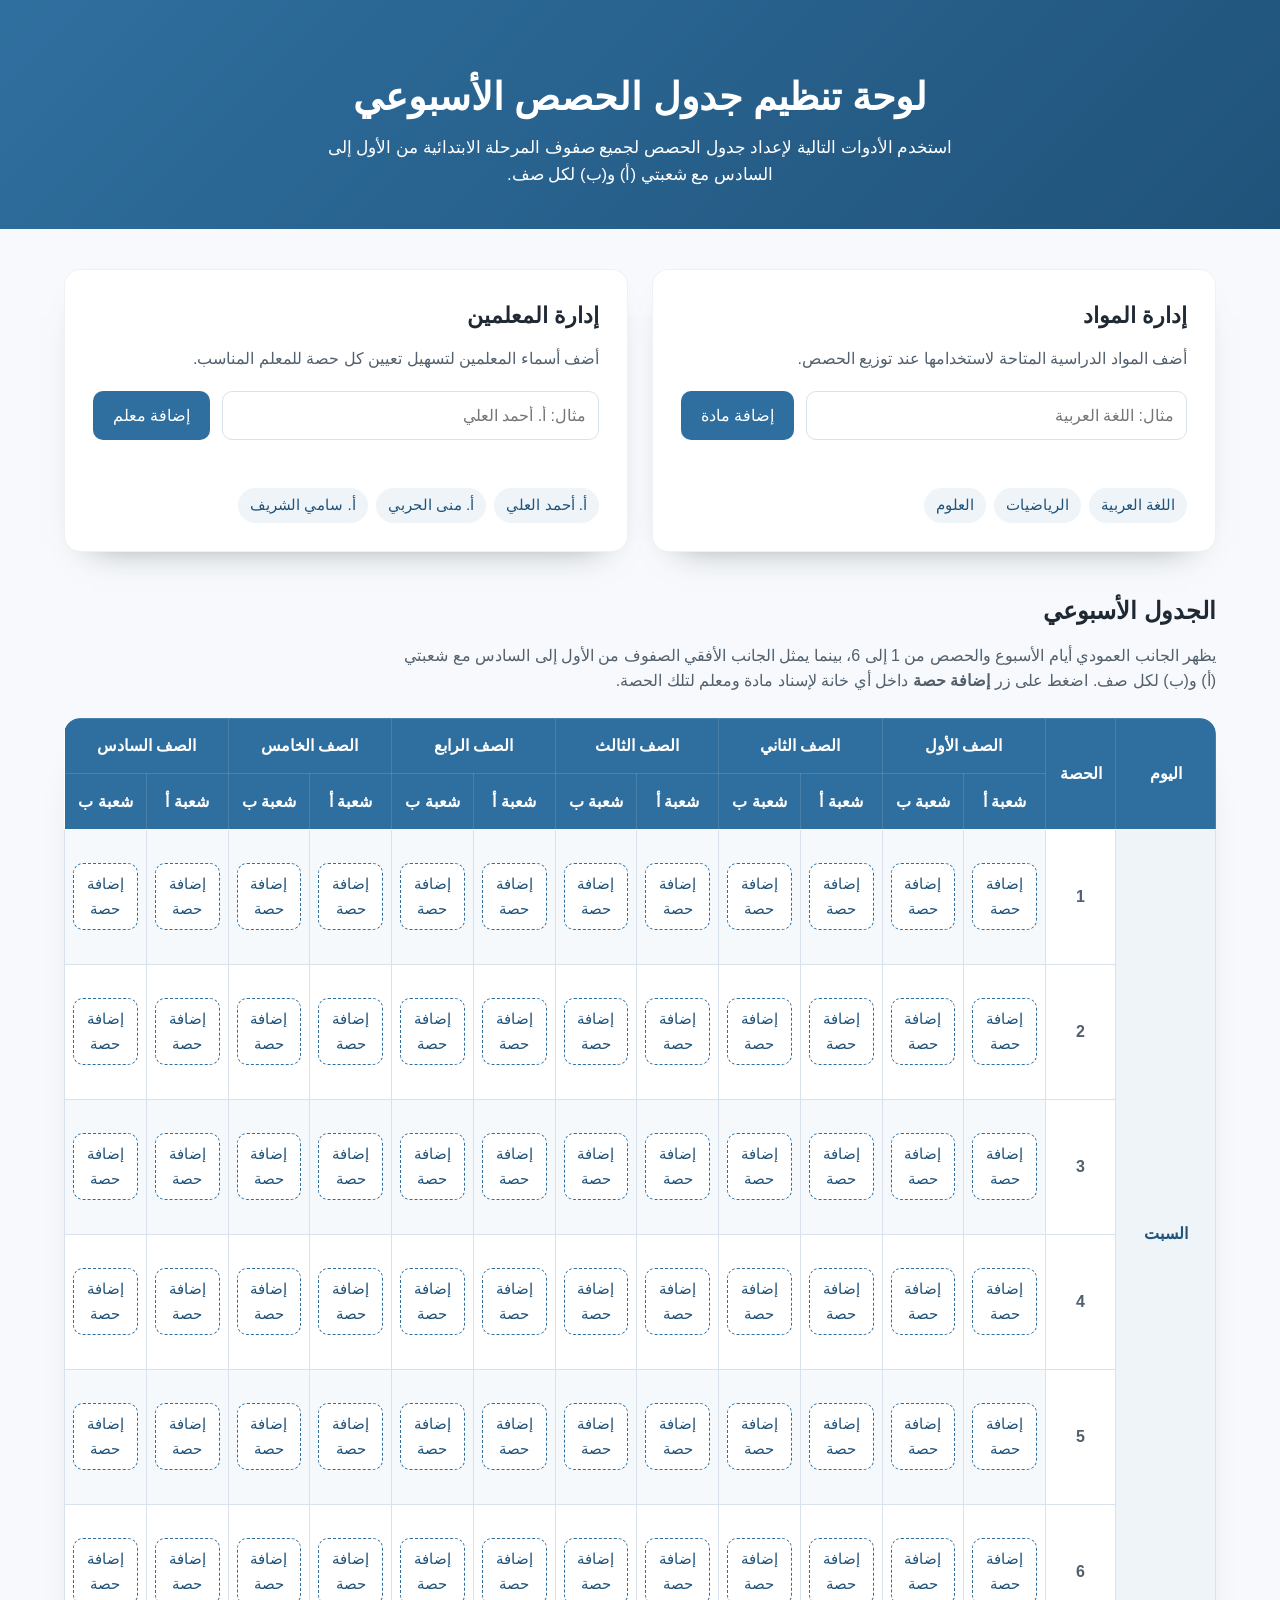
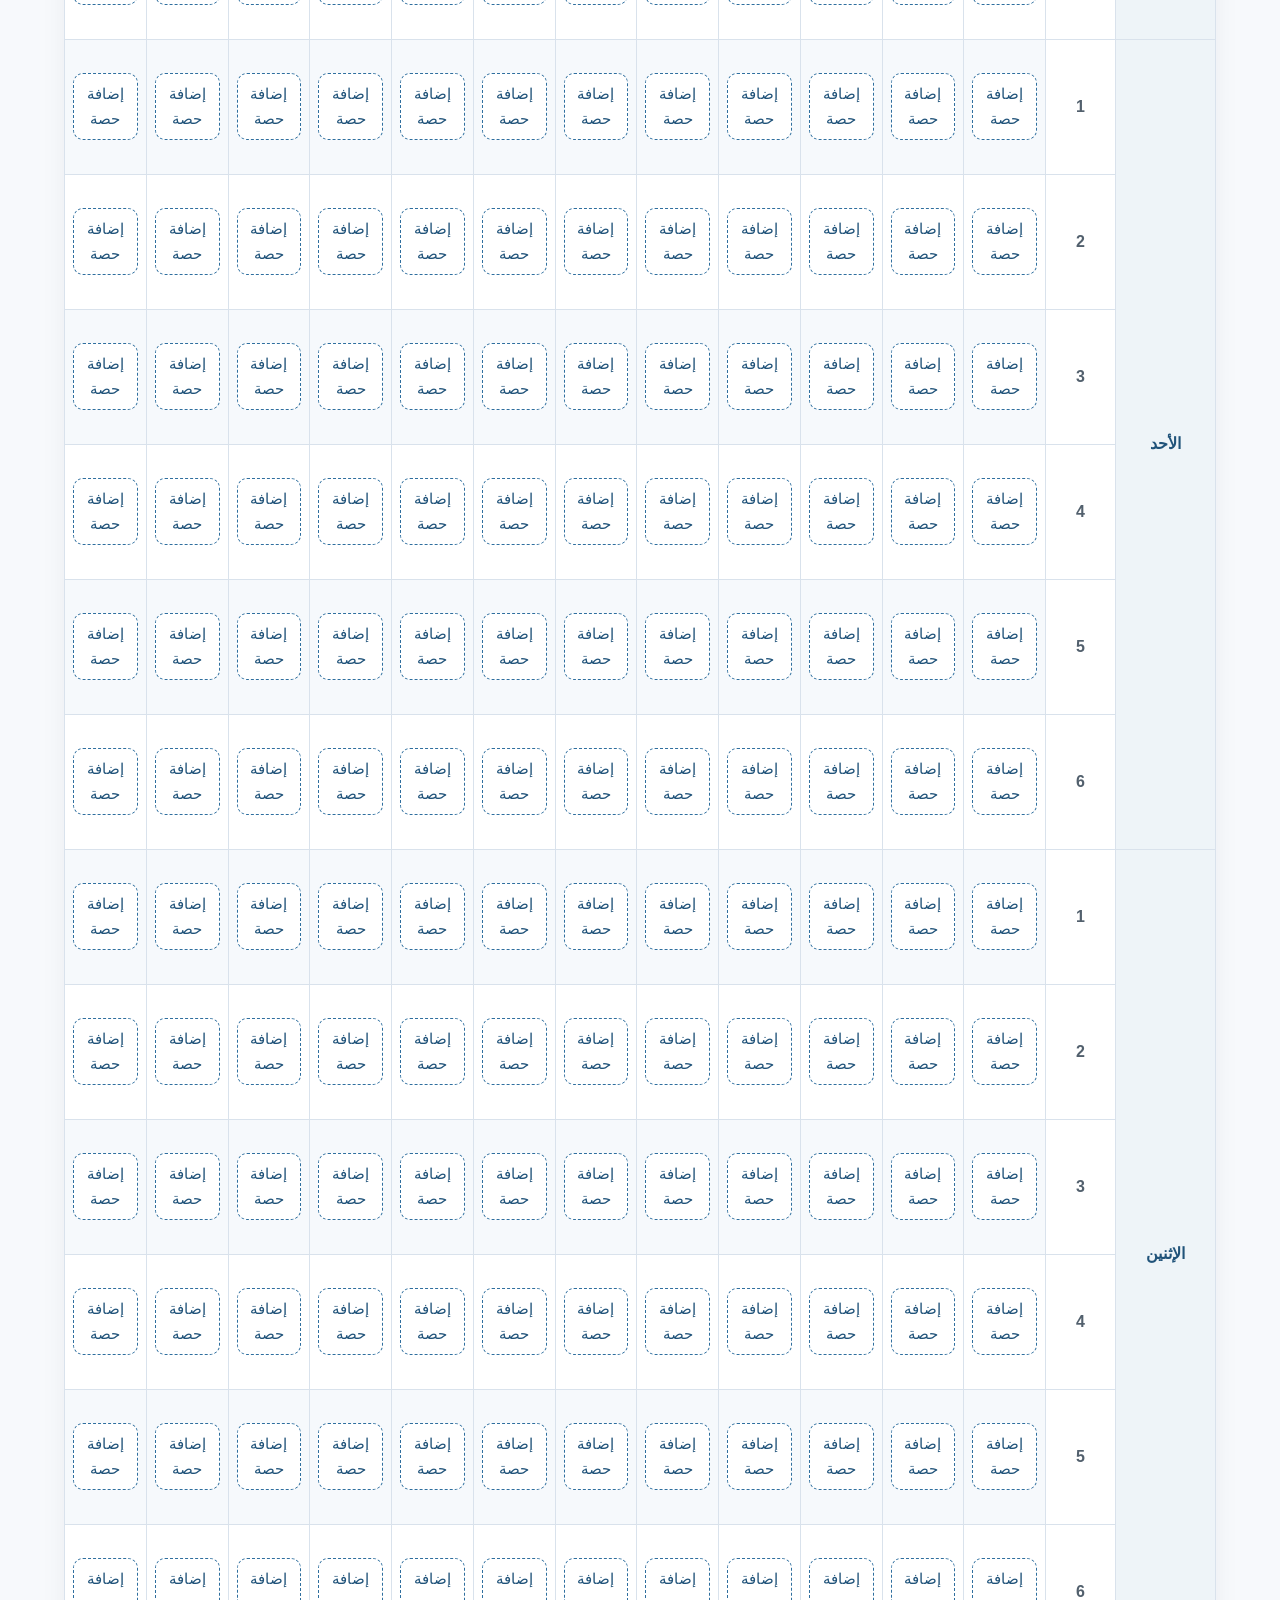
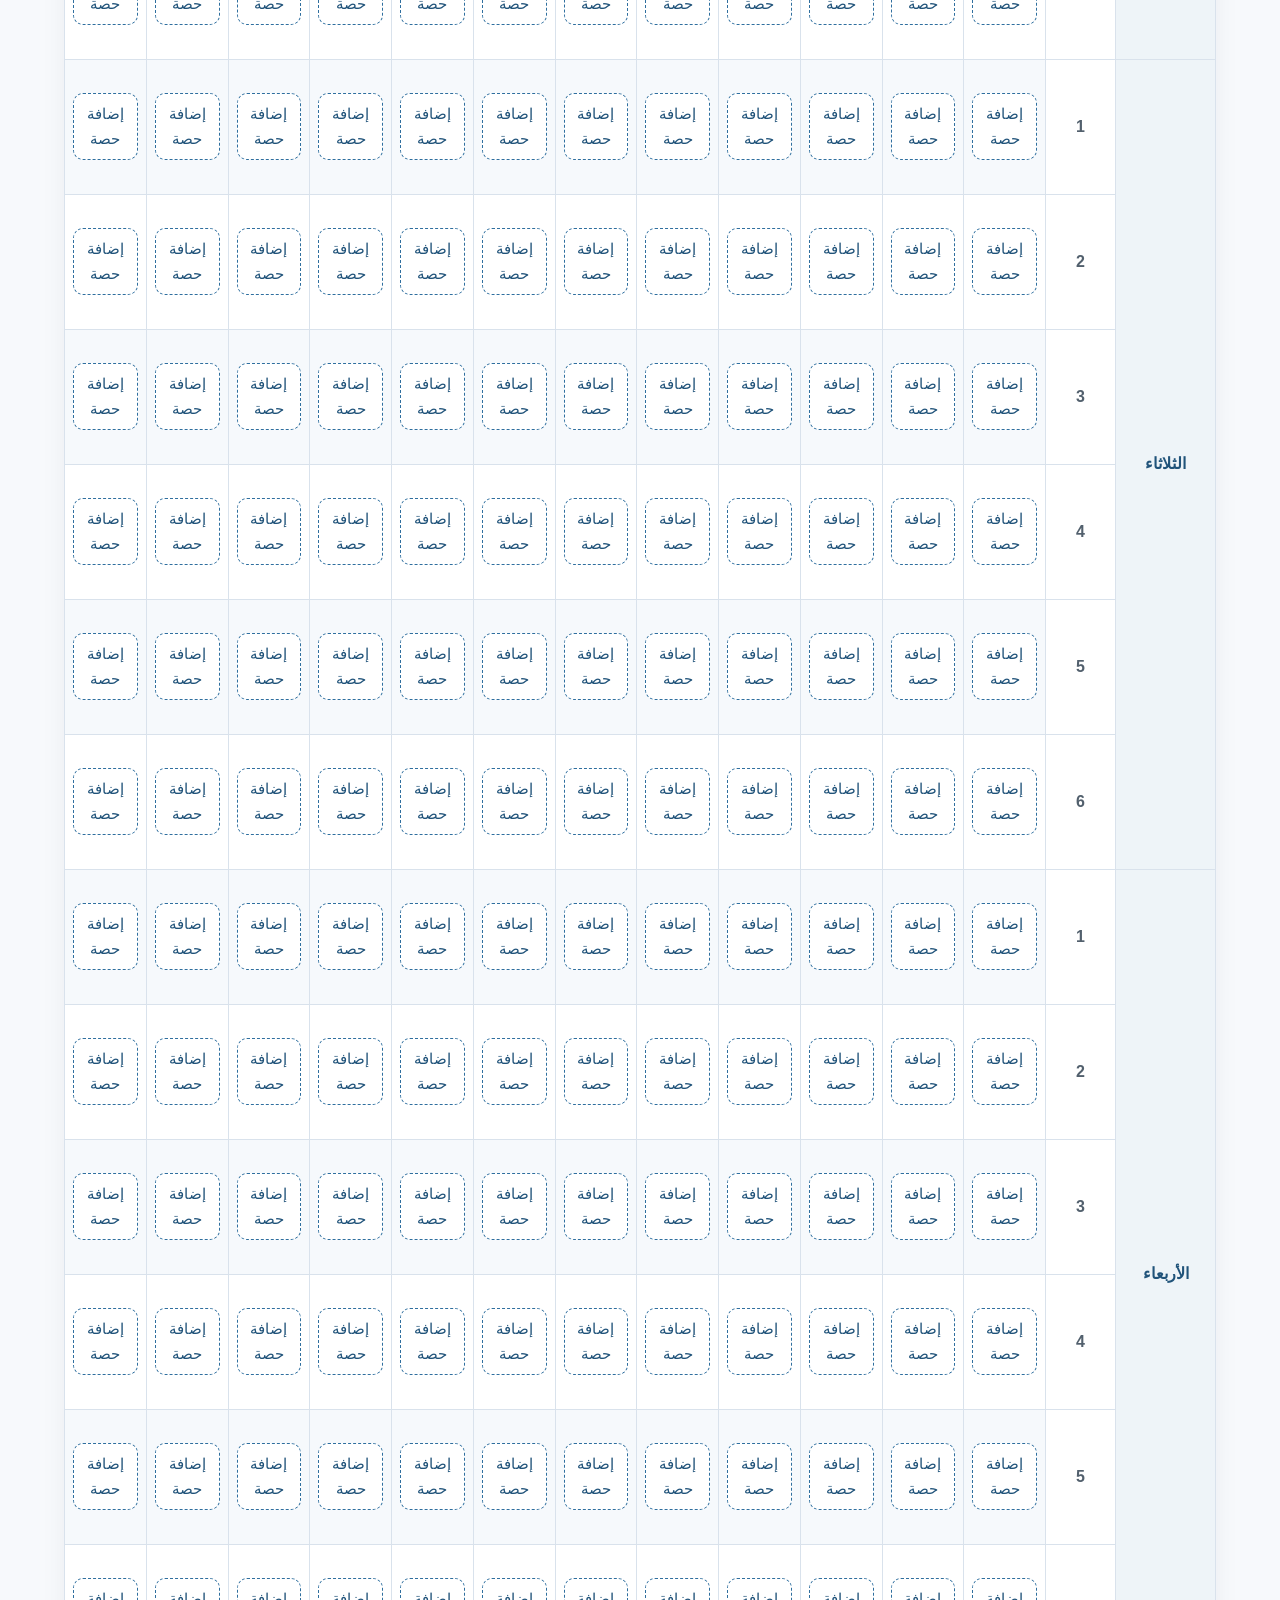
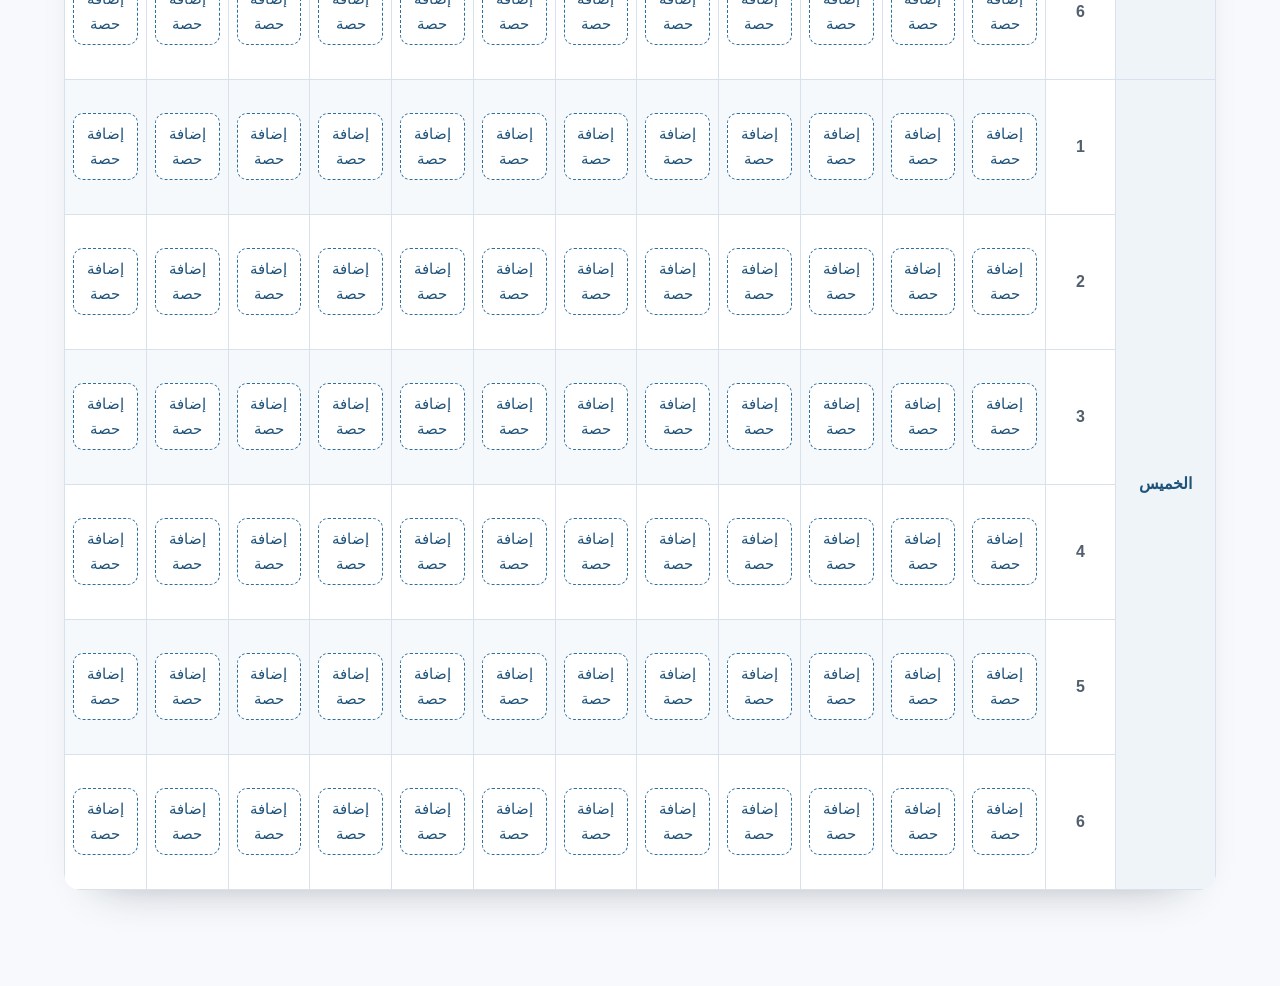
<file: index.html>
<!DOCTYPE html>
<html lang="ar" dir="rtl">
  <head>
    <meta charset="UTF-8" />
    <meta name="viewport" content="width=device-width, initial-scale=1.0" />
    <title>جدول الحصص الأسبوعي</title>
    <link rel="stylesheet" href="styles.css" />
  </head>
  <body>
    <header class="page-header">
      <div class="header-content">
        <h1>لوحة تنظيم جدول الحصص الأسبوعي</h1>
        <p>
          استخدم الأدوات التالية لإعداد جدول الحصص لجميع صفوف المرحلة الابتدائية
          من الأول إلى السادس مع شعبتي (أ) و(ب) لكل صف.
        </p>
      </div>
    </header>

    <main>
      <section class="management-section">
        <div class="panel subjects-panel">
          <h2>إدارة المواد</h2>
          <p class="panel-description">
            أضف المواد الدراسية المتاحة لاستخدامها عند توزيع الحصص.
          </p>
          <form id="subjectForm" class="inline-form" novalidate>
            <label class="visually-hidden" for="subjectInput">اسم المادة</label>
            <input
              id="subjectInput"
              type="text"
              placeholder="مثال: اللغة العربية"
              autocomplete="off"
              required
            />
            <button type="submit">إضافة مادة</button>
          </form>
          <div id="subjectFeedback" class="form-feedback" aria-live="polite"></div>
          <div id="subjectList" class="tag-list" aria-live="polite"></div>
        </div>

        <div class="panel teachers-panel">
          <h2>إدارة المعلمين</h2>
          <p class="panel-description">
            أضف أسماء المعلمين لتسهيل تعيين كل حصة للمعلم المناسب.
          </p>
          <form id="teacherForm" class="inline-form" novalidate>
            <label class="visually-hidden" for="teacherInput">اسم المعلم</label>
            <input
              id="teacherInput"
              type="text"
              placeholder="مثال: أ. أحمد العلي"
              autocomplete="off"
              required
            />
            <button type="submit">إضافة معلم</button>
          </form>
          <div id="teacherFeedback" class="form-feedback" aria-live="polite"></div>
          <div id="teacherList" class="tag-list" aria-live="polite"></div>
        </div>
      </section>

      <section class="schedule-section">
        <div class="section-header">
          <h2>الجدول الأسبوعي</h2>
          <p>
            يظهر الجانب العمودي أيام الأسبوع والحصص من 1 إلى 6، بينما يمثل
            الجانب الأفقي الصفوف من الأول إلى السادس مع شعبتي (أ) و(ب) لكل صف.
            اضغط على زر <strong>إضافة حصة</strong> داخل أي خانة لإسناد مادة ومعلم
            لتلك الحصة.
          </p>
        </div>

        <div class="table-wrapper">
          <table id="scheduleTable" aria-describedby="scheduleDescription">
            <caption id="scheduleDescription">
              جدول زمني تفاعلي لإسناد الحصص الدراسية بحسب اليوم والصف والشعبة.
            </caption>
          </table>
        </div>

        <div id="scheduleFeedback" class="schedule-feedback" aria-live="polite"></div>
      </section>
    </main>

    <div id="modalBackdrop" class="modal-backdrop hidden" tabindex="-1"></div>
    <section
      id="lessonModal"
      class="modal hidden"
      role="dialog"
      aria-modal="true"
      aria-labelledby="lessonModalTitle"
    >
      <div class="modal-content">
        <header class="modal-header">
          <h2 id="lessonModalTitle">إضافة حصة</h2>
          <button type="button" class="modal-close" aria-label="إغلاق النافذة">
            ×
          </button>
        </header>

        <p id="slotSummary" class="slot-summary"></p>

        <form id="lessonForm" class="modal-form">
          <div class="form-field">
            <label for="subjectSelect">المادة</label>
            <select id="subjectSelect" required></select>
          </div>

          <div class="form-field">
            <label for="teacherSelect">المعلم</label>
            <select id="teacherSelect" required></select>
          </div>

          <div class="form-field">
            <label for="noteInput">ملاحظات (اختياري)</label>
            <textarea
              id="noteInput"
              rows="2"
              placeholder="مثال: قاعة العلوم أو ملاحظات أخرى"
            ></textarea>
          </div>

          <footer class="modal-actions">
            <button type="button" id="lessonCancelButton" class="secondary-button">
              إلغاء
            </button>
            <button type="submit" id="lessonSubmitButton">حفظ الحصة</button>
          </footer>
        </form>
      </div>
    </section>

    <script src="script.js" defer></script>
  </body>
</html>
</file>
<file: styles.css>
:root {
  --primary: #2f6f9f;
  --primary-dark: #20537a;
  --secondary: #f0f4f8;
  --background: #f7f9fc;
  --text: #1f2933;
  --muted-text: #52606d;
  --border: #d9e2ec;
  --success: #0e9f6e;
  --error: #d64545;
  --card: #ffffff;
  --accent: #f7c948;
}

* {
  box-sizing: border-box;
}

body {
  margin: 0;
  font-family: 'Cairo', 'Tajawal', 'Segoe UI', sans-serif;
  background-color: var(--background);
  color: var(--text);
  line-height: 1.6;
}

.visually-hidden {
  position: absolute;
  width: 1px;
  height: 1px;
  padding: 0;
  margin: -1px;
  overflow: hidden;
  clip: rect(0, 0, 0, 0);
  border: 0;
}

.page-header {
  background: linear-gradient(135deg, var(--primary), var(--primary-dark));
  color: #fff;
  padding: 2.5rem 1.5rem;
  text-align: center;
}

.header-content {
  max-width: 960px;
  margin: 0 auto;
}

header h1 {
  font-size: clamp(1.8rem, 3vw, 2.6rem);
  margin-bottom: 0.5rem;
}

header p {
  margin: 0 auto;
  max-width: 640px;
  font-size: 1.05rem;
}

main {
  padding: 2.5rem 1.5rem 3rem;
  max-width: 1200px;
  margin: 0 auto;
}

.management-section {
  display: grid;
  gap: 1.5rem;
  grid-template-columns: repeat(auto-fit, minmax(260px, 1fr));
  margin-bottom: 2.5rem;
}

.panel {
  background-color: var(--card);
  border-radius: 16px;
  padding: 1.75rem;
  box-shadow: 0 18px 35px -28px rgba(31, 41, 51, 0.6);
  border: 1px solid rgba(233, 236, 240, 0.7);
}

.panel h2 {
  margin-top: 0;
  margin-bottom: 0.75rem;
  font-size: 1.4rem;
}

.panel-description {
  color: var(--muted-text);
  margin-top: 0;
  margin-bottom: 1.25rem;
}

.inline-form {
  display: flex;
  gap: 0.75rem;
  flex-wrap: wrap;
}

.inline-form input {
  flex: 1 1 180px;
}

input,
select,
textarea {
  font: inherit;
  padding: 0.65rem 0.75rem;
  border-radius: 10px;
  border: 1px solid var(--border);
  background-color: #fff;
  transition: border-color 0.2s ease, box-shadow 0.2s ease;
}

input:focus,
select:focus,
textarea:focus {
  outline: none;
  border-color: var(--primary);
  box-shadow: 0 0 0 3px rgba(47, 111, 159, 0.15);
}

button {
  font: inherit;
  cursor: pointer;
  border: none;
  border-radius: 10px;
  padding: 0.65rem 1.25rem;
  background-color: var(--primary);
  color: #fff;
  transition: background-color 0.2s ease, transform 0.1s ease;
}

button:hover,
button:focus-visible {
  background-color: var(--primary-dark);
}

button:active {
  transform: translateY(1px);
}

.secondary-button {
  background-color: var(--secondary);
  color: var(--text);
  border: 1px solid var(--border);
}

.secondary-button:hover,
.secondary-button:focus-visible {
  background-color: #e5edf5;
}

.form-feedback {
  min-height: 1.25rem;
  margin-top: 0.75rem;
  font-size: 0.95rem;
}

.form-feedback.success {
  color: var(--success);
}

.form-feedback.error {
  color: var(--error);
}

.tag-list {
  margin-top: 1rem;
}

.tag-list ul {
  list-style: none;
  margin: 0;
  padding: 0;
  display: flex;
  flex-wrap: wrap;
  gap: 0.5rem;
}

.tag-list li {
  background-color: rgba(47, 111, 159, 0.08);
  color: var(--primary-dark);
  padding: 0.35rem 0.75rem;
  border-radius: 999px;
  font-size: 0.95rem;
}

.tag-list .empty-state {
  color: var(--muted-text);
}

.schedule-section {
  background-color: transparent;
}

.section-header h2 {
  margin-bottom: 0.75rem;
}

.section-header p {
  margin-top: 0;
  color: var(--muted-text);
  max-width: 820px;
}

.table-wrapper {
  margin-top: 1.5rem;
  overflow-x: auto;
  border-radius: 16px;
  box-shadow: 0 24px 45px -36px rgba(17, 24, 39, 0.45);
}

table {
  width: 100%;
  border-collapse: collapse;
  min-width: 720px;
  background-color: var(--card);
  border-radius: 16px;
  overflow: hidden;
}

caption {
  text-align: right;
  padding: 1rem 1.25rem;
  font-weight: 600;
  background-color: rgba(47, 111, 159, 0.08);
}

thead th {
  background-color: var(--primary);
  color: #fff;
  padding: 0.9rem 0.6rem;
  font-weight: 600;
  border: 1px solid rgba(255, 255, 255, 0.12);
}

tbody td,
tbody th {
  border: 1px solid var(--border);
  padding: 0.75rem 0.5rem;
  vertical-align: middle;
  text-align: center;
}

.day-cell {
  font-weight: 700;
  background-color: rgba(47, 111, 159, 0.08);
  color: var(--primary-dark);
  min-width: 100px;
}

.period-cell {
  font-weight: 600;
  color: var(--muted-text);
  width: 70px;
}

tbody tr:nth-child(odd) td:not(.day-cell) {
  background-color: rgba(236, 242, 248, 0.45);
}

.slot,
.lesson-card {
  display: flex;
  flex-direction: column;
  align-items: stretch;
  gap: 0.45rem;
  min-height: 110px;
  justify-content: center;
}

.add-lesson-btn {
  background-color: #fff;
  color: var(--primary-dark);
  border: 1px dashed var(--primary);
  padding: 0.5rem;
  font-size: 0.95rem;
}

.add-lesson-btn:hover,
.add-lesson-btn:focus-visible {
  background-color: rgba(47, 111, 159, 0.08);
}

.lesson-card {
  background: linear-gradient(145deg, rgba(47, 111, 159, 0.12), rgba(47, 111, 159, 0.04));
  border-radius: 12px;
  padding: 0.65rem 0.75rem;
  align-items: flex-start;
  text-align: right;
}

.lesson-subject {
  font-weight: 700;
  font-size: 1rem;
}

.lesson-teacher {
  color: var(--muted-text);
}

.lesson-note {
  font-size: 0.9rem;
  color: var(--primary-dark);
  background-color: rgba(247, 201, 72, 0.18);
  padding: 0.3rem 0.5rem;
  border-radius: 8px;
}

.lesson-actions {
  display: flex;
  gap: 0.5rem;
  margin-top: auto;
}

.lesson-actions button {
  padding: 0.35rem 0.75rem;
  font-size: 0.85rem;
  border-radius: 8px;
}

.lesson-actions .danger {
  background-color: rgba(214, 69, 69, 0.12);
  color: #b91c1c;
}

.lesson-actions .danger:hover,
.lesson-actions .danger:focus-visible {
  background-color: rgba(214, 69, 69, 0.2);
}

.schedule-feedback {
  margin-top: 1.5rem;
  min-height: 1.5rem;
  font-weight: 600;
}

.schedule-feedback.success {
  color: var(--success);
}

.schedule-feedback.error {
  color: var(--error);
}

.modal-backdrop {
  position: fixed;
  inset: 0;
  background-color: rgba(15, 23, 42, 0.45);
  z-index: 900;
}

.modal {
  position: fixed;
  top: 50%;
  left: 50%;
  transform: translate(-50%, -50%);
  background-color: var(--card);
  border-radius: 18px;
  box-shadow: 0 25px 55px -35px rgba(15, 23, 42, 0.7);
  width: min(92vw, 460px);
  max-height: 90vh;
  overflow-y: auto;
  z-index: 1000;
}

.modal-content {
  padding: 1.5rem;
}

.modal-header {
  display: flex;
  align-items: center;
  justify-content: space-between;
  margin-bottom: 1rem;
}

.modal-close {
  background: transparent;
  color: var(--muted-text);
  font-size: 1.75rem;
  line-height: 1;
  padding: 0;
  border: none;
}

.modal-close:hover,
.modal-close:focus-visible {
  color: var(--primary);
  background: transparent;
}

.slot-summary {
  margin: 0 0 1rem;
  padding: 0.65rem 0.75rem;
  background-color: rgba(47, 111, 159, 0.1);
  border-radius: 10px;
  font-weight: 600;
  color: var(--primary-dark);
}

.modal-form {
  display: flex;
  flex-direction: column;
  gap: 1rem;
}

.form-field label {
  display: block;
  margin-bottom: 0.35rem;
  font-weight: 600;
}

.modal-actions {
  display: flex;
  gap: 0.75rem;
  justify-content: flex-end;
  margin-top: 0.5rem;
}

.hidden {
  display: none !important;
}

@media (max-width: 768px) {
  main {
    padding: 1.5rem 1rem 2.5rem;
  }

  .inline-form {
    flex-direction: column;
  }

  .inline-form input {
    width: 100%;
  }

  .table-wrapper {
    border-radius: 12px;
  }

  table {
    font-size: 0.95rem;
    min-width: 640px;
  }
}

@media (max-width: 480px) {
  header h1 {
    font-size: 1.65rem;
  }

  .modal {
    width: 94vw;
  }

  .lesson-card {
    min-height: 120px;
  }
}
</file>
